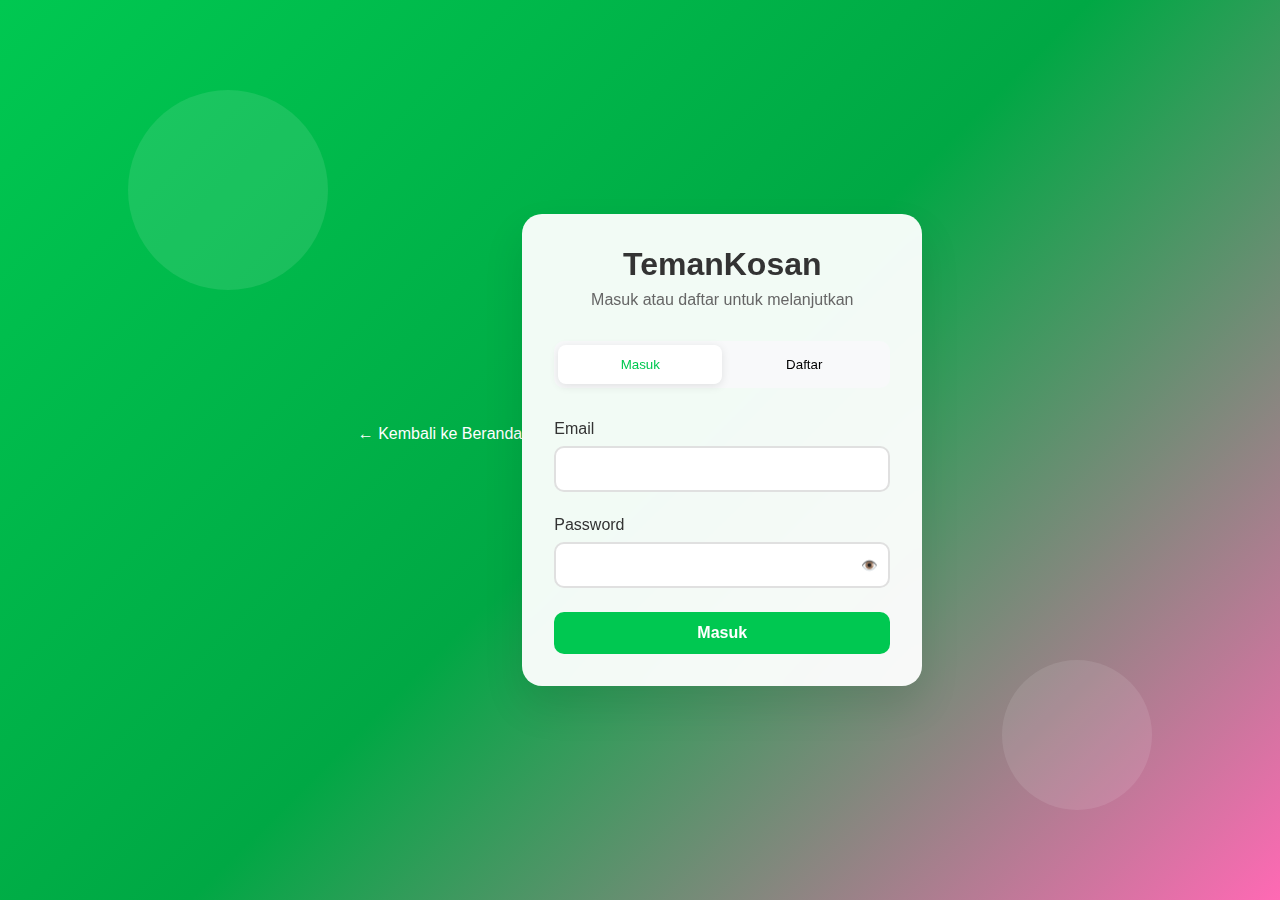
<file: account.html>
<!DOCTYPE html>
<html lang="id">
<head>
    <meta charset="UTF-8">
    <meta name="viewport" content="width=device-width, initial-scale=1.0">
    <title>Akun Saya - TemanKosan</title>
    <style>
        * {
            margin: 0;
            padding: 0;
            box-sizing: border-box;
        }

        body {
            font-family: 'Segoe UI', Tahoma, Geneva, Verdana, sans-serif;
            line-height: 1.6;
            color: #333;
            background: #f8f9fa;
        }

        /* Navigation */
        .navbar {
            background: white;
            box-shadow: 0 2px 10px rgba(0, 0, 0, 0.1);
            padding: 1rem 0;
            position: sticky;
            top: 0;
            z-index: 1000;
        }

        .nav-container {
            max-width: 1200px;
            margin: 0 auto;
            padding: 0 2rem;
            display: flex;
            justify-content: space-between;
            align-items: center;
        }

        .logo {
            font-size: 1.8rem;
            font-weight: bold;
            color: #00c851;
            text-decoration: none;
        }

        .nav-actions {
            display: flex;
            gap: 1rem;
        }

        .btn {
            padding: 0.5rem 1rem;
            border: none;
            border-radius: 8px;
            cursor: pointer;
            text-decoration: none;
            display: inline-block;
            transition: all 0.3s;
            font-weight: 500;
        }

        .btn-outline {
            background: white;
            color: #666;
            border: 1px solid #ddd;
        }

        .btn-outline:hover {
            background: #f8f9fa;
        }

        .btn-danger {
            background: #dc3545;
            color: white;
        }

        .btn-danger:hover {
            background: #c82333;
        }

        /* Main Content */
        .container {
            max-width: 1200px;
            margin: 0 auto;
            padding: 2rem;
        }

        .account-layout {
            display: grid;
            grid-template-columns: 300px 1fr;
            gap: 2rem;
        }

        /* Profile Sidebar */
        .profile-sidebar {
            background: white;
            border-radius: 15px;
            padding: 2rem;
            box-shadow: 0 10px 30px rgba(0, 0, 0, 0.1);
            height: fit-content;
            position: sticky;
            top: 100px;
        }

        .profile-avatar {
            width: 80px;
            height: 80px;
            border-radius: 50%;
            background: #00c851;
            display: flex;
            align-items: center;
            justify-content: center;
            color: white;
            font-size: 2rem;
            font-weight: bold;
            margin: 0 auto 1rem;
        }

        .profile-info {
            text-align: center;
            margin-bottom: 2rem;
        }

        .profile-name {
            font-size: 1.3rem;
            font-weight: bold;
            margin-bottom: 0.5rem;
        }

        .profile-email {
            color: #666;
            margin-bottom: 0.5rem;
        }

        .profile-role {
            display: inline-block;
            padding: 0.25rem 0.75rem;
            border-radius: 15px;
            font-size: 0.8rem;
            font-weight: 600;
            margin-bottom: 0.5rem;
        }

        .role-admin {
            background: #e3f2fd;
            color: #1976d2;
        }

        .role-member {
            background: #e8f5e8;
            color: #00c851;
        }

        .profile-join-date {
            color: #666;
            font-size: 0.9rem;
        }

        /* Main Content Area */
        .main-content {
            background: white;
            border-radius: 15px;
            box-shadow: 0 10px 30px rgba(0, 0, 0, 0.1);
        }

        /* Tabs */
        .tabs {
            display: flex;
            border-bottom: 1px solid #e0e0e0;
        }

        .tab {
            padding: 1rem 2rem;
            background: none;
            border: none;
            cursor: pointer;
            transition: all 0.3s;
            font-weight: 500;
            border-bottom: 3px solid transparent;
        }

        .tab.active {
            color: #00c851;
            border-bottom-color: #00c851;
        }

        .tab:hover {
            background: #f8f9fa;
        }

        /* Tab Content */
        .tab-content {
            padding: 2rem;
            display: none;
        }

        .tab-content.active {
            display: block;
        }

        .section-title {
            font-size: 1.3rem;
            font-weight: bold;
            margin-bottom: 1.5rem;
            display: flex;
            align-items: center;
            gap: 0.5rem;
        }

        /* Profile Tab */
        .profile-form {
            display: grid;
            grid-template-columns: 1fr 1fr;
            gap: 1.5rem;
        }

        .form-group {
            display: flex;
            flex-direction: column;
        }

        .form-group.full-width {
            grid-column: 1 / -1;
        }

        .form-group label {
            margin-bottom: 0.5rem;
            font-weight: 500;
            color: #333;
        }

        .form-group .value {
            padding: 0.75rem;
            background: #f8f9fa;
            border: 1px solid #e0e0e0;
            border-radius: 8px;
            color: #666;
        }

        .btn-edit {
            background: #00c851;
            color: white;
            padding: 0.75rem 1.5rem;
            border: none;
            border-radius: 8px;
            font-weight: 600;
            cursor: pointer;
            transition: background 0.3s;
            display: flex;
            align-items: center;
            gap: 0.5rem;
            width: fit-content;
        }

        .btn-edit:hover {
            background: #00a844;
        }

        /* Booking History */
        .booking-list {
            display: flex;
            flex-direction: column;
            gap: 1rem;
        }

        .booking-item {
            border: 1px solid #e0e0e0;
            border-radius: 10px;
            padding: 1.5rem;
            transition: box-shadow 0.3s;
        }

        .booking-item:hover {
            box-shadow: 0 5px 15px rgba(0, 0, 0, 0.1);
        }

        .booking-header {
            display: flex;
            justify-content: space-between;
            align-items: start;
            margin-bottom: 1rem;
        }

        .booking-title {
            font-weight: bold;
            margin-bottom: 0.25rem;
        }

        .booking-location {
            color: #666;
            font-size: 0.9rem;
        }

        .booking-status {
            padding: 0.25rem 0.75rem;
            border-radius: 15px;
            font-size: 0.8rem;
            font-weight: 600;
        }

        .status-active {
            background: #e8f5e8;
            color: #00c851;
        }

        .status-completed {
            background: #e3f2fd;
            color: #1976d2;
        }

        .status-pending {
            background: #fff3cd;
            color: #856404;
        }

        .booking-details {
            display: grid;
            grid-template-columns: repeat(auto-fit, minmax(150px, 1fr));
            gap: 1rem;
            margin-bottom: 1rem;
        }

        .booking-detail {
            display: flex;
            flex-direction: column;
        }

        .detail-label {
            color: #666;
            font-size: 0.8rem;
            margin-bottom: 0.25rem;
        }

        .detail-value {
            font-weight: 500;
        }

        .price-value {
            color: #00c851;
            font-weight: bold;
        }

        .booking-actions {
            display: flex;
            gap: 0.5rem;
        }

        .btn-small {
            padding: 0.5rem 1rem;
            border: 1px solid #ddd;
            background: white;
            border-radius: 6px;
            cursor: pointer;
            font-size: 0.9rem;
            transition: all 0.3s;
        }

        .btn-small:hover {
            background: #f8f9fa;
        }

        /* Favorites */
        .favorites-grid {
            display: grid;
            grid-template-columns: repeat(auto-fit, minmax(300px, 1fr));
            gap: 1.5rem;
        }

        .favorite-item {
            border: 1px solid #e0e0e0;
            border-radius: 10px;
            overflow: hidden;
            transition: box-shadow 0.3s;
        }

        .favorite-item:hover {
            box-shadow: 0 5px 15px rgba(0, 0, 0, 0.1);
        }

        .favorite-image {
            height: 150px;
            overflow: hidden;
            position: relative;
        }

        .favorite-image img {
            width: 100%;
            height: 100%;
            object-fit: cover;
        }

        .remove-favorite {
            position: absolute;
            top: 0.5rem;
            right: 0.5rem;
            background: rgba(255, 255, 255, 0.9);
            border: none;
            border-radius: 50%;
            width: 35px;
            height: 35px;
            cursor: pointer;
            transition: background 0.3s;
        }

        .remove-favorite:hover {
            background: white;
        }

        .favorite-content {
            padding: 1rem;
        }

        .favorite-title {
            font-weight: bold;
            margin-bottom: 0.5rem;
        }

        .favorite-location {
            color: #666;
            font-size: 0.9rem;
            margin-bottom: 0.5rem;
        }

        .favorite-footer {
            display: flex;
            justify-content: space-between;
            align-items: center;
        }

        .favorite-price {
            font-weight: bold;
            color: #00c851;
        }

        .favorite-rating {
            display: flex;
            align-items: center;
            gap: 0.25rem;
            font-size: 0.9rem;
        }

        .btn-view {
            background: #00c851;
            color: white;
            padding: 0.5rem 1rem;
            border: none;
            border-radius: 6px;
            cursor: pointer;
            font-size: 0.9rem;
            transition: background 0.3s;
        }

        .btn-view:hover {
            background: #00a844;
        }

        /* My Kos (Admin) */
        .my-kos-header {
            display: flex;
            justify-content: space-between;
            align-items: center;
            margin-bottom: 2rem;
        }

        .btn-add {
            background: #00c851;
            color: white;
            padding: 0.75rem 1.5rem;
            border: none;
            border-radius: 8px;
            text-decoration: none;
            font-weight: 600;
            transition: background 0.3s;
            display: flex;
            align-items: center;
            gap: 0.5rem;
        }

        .btn-add:hover {
            background: #00a844;
        }

        .kos-list {
            display: flex;
            flex-direction: column;
            gap: 1rem;
        }

        .kos-item {
            border: 1px solid #e0e0e0;
            border-radius: 10px;
            padding: 1.5rem;
            transition: box-shadow 0.3s;
        }

        .kos-item:hover {
            box-shadow: 0 5px 15px rgba(0, 0, 0, 0.1);
        }

        .kos-header {
            display: flex;
            justify-content: space-between;
            align-items: start;
            margin-bottom: 1rem;
        }

        .kos-actions {
            display: flex;
            gap: 0.5rem;
        }

        .btn-edit-kos {
            background: #17a2b8;
            color: white;
        }

        .btn-delete {
            background: #dc3545;
            color: white;
        }

        .btn-edit-kos:hover {
            background: #138496;
        }

        .btn-delete:hover {
            background: #c82333;
        }

        /* Empty State */
        .empty-state {
            text-align: center;
            padding: 3rem;
            color: #666;
        }

        .empty-state h3 {
            margin-bottom: 0.5rem;
        }

        /* Responsive */
        @media (max-width: 768px) {
            .account-layout {
                grid-template-columns: 1fr;
            }

            .profile-form {
                grid-template-columns: 1fr;
            }

            .booking-details {
                grid-template-columns: 1fr;
            }

            .favorites-grid {
                grid-template-columns: 1fr;
            }

            .tabs {
                overflow-x: auto;
            }

            .tab {
                white-space: nowrap;
            }
        }

        .hidden {
            display: none !important;
        }
    </style>
</head>
<body>
    <!-- Navigation -->
    <nav class="navbar">
        <div class="nav-container">
            <a href="index.html" class="logo">TemanKosan</a>
            <div class="nav-actions">
                <a href="index.html" class="btn btn-outline">Kembali ke Beranda</a>
                <button class="btn btn-danger" onclick="logout()">Logout</button>
            </div>
        </div>
    </nav>

    <!-- Main Content -->
    <div class="container">
        <div class="account-layout">
            <!-- Profile Sidebar -->
            <div class="profile-sidebar">
                <div class="profile-avatar" id="profileAvatar"></div>
                <div class="profile-info">
                    <div class="profile-name" id="profileName"></div>
                    <div class="profile-email" id="profileEmail"></div>
                    <div class="profile-role" id="profileRole"></div>
                    <div class="profile-join-date" id="profileJoinDate"></div>
                </div>
            </div>

            <!-- Main Content -->
            <div class="main-content">
                <!-- Tabs -->
                <div class="tabs">
                    <button class="tab active" onclick="switchTab('profile')">👤 Profil</button>
                    <button class="tab" onclick="switchTab('bookings')">📅 Booking</button>
                    <button class="tab" onclick="switchTab('favorites')">❤️ Favorit</button>
                    <button class="tab hidden" id="myKosTab" onclick="switchTab('my-kos')">🏠 Kos Saya</button>
                </div>

                <!-- Profile Tab -->
                <div class="tab-content active" id="profileContent">
                    <h2 class="section-title">👤 Informasi Profil</h2>
                    <div class="profile-form">
                        <div class="form-group">
                            <label>Nama Lengkap</label>
                            <div class="value" id="displayName"></div>
                        </div>
                        <div class="form-group">
                            <label>Email</label>
                            <div class="value" id="displayEmail"></div>
                        </div>
                        <div class="form-group">
                            <label>Role</label>
                            <div class="value" id="displayRole"></div>
                        </div>
                        <div class="form-group">
                            <label>Bergabung Sejak</label>
                            <div class="value" id="displayJoinDate"></div>
                        </div>
                    </div>
                    <button class="btn-edit" onclick="editProfile()">
                        ⚙️ Edit Profil
                    </button>
                </div>

                <!-- Bookings Tab -->
                <div class="tab-content" id="bookingsContent">
                    <h2 class="section-title">📅 Riwayat Booking</h2>
                    <div class="booking-list" id="bookingList">
                        <!-- Bookings will be populated by JavaScript -->
                    </div>
                </div>

                <!-- Favorites Tab -->
                <div class="tab-content" id="favoritesContent">
                    <h2 class="section-title">❤️ Kos Favorit</h2>
                    <div class="favorites-grid" id="favoritesList">
                        <!-- Favorites will be populated by JavaScript -->
                    </div>
                </div>

                <!-- My Kos Tab (Admin only) -->
                <div class="tab-content" id="myKosContent">
                    <div class="my-kos-header">
                        <h2 class="section-title">🏠 Kos yang Saya Kelola</h2>
                        <a href="add-kos.html" class="btn-add">➕ Tambah Kos</a>
                    </div>
                    <div class="kos-list" id="myKosList">
                        <!-- My kos will be populated by JavaScript -->
                    </div>
                </div>
            </div>
        </div>
    </div>

    <script>
        let currentUser = null;

        // Initialize page
        function initializePage() {
            currentUser = JSON.parse(localStorage.getItem('currentUser') || 'null');
            
            if (!currentUser) {
                alert('Silakan login terlebih dahulu!');
                window.location.href = 'login.html';
                return;
            }

            loadUserProfile();
            loadBookings();
            loadFavorites();
            
            if (currentUser.role === 'admin') {
                document.getElementById('myKosTab').classList.remove('hidden');
                loadMyKos();
            }
        }

        // Load user profile
        function loadUserProfile() {
            document.getElementById('profileAvatar').textContent = currentUser.name.charAt(0).toUpperCase();
            document.getElementById('profileName').textContent = currentUser.name;
            document.getElementById('profileEmail').textContent = currentUser.email;
            
            const roleElement = document.getElementById('profileRole');
            roleElement.textContent = currentUser.role === 'admin' ? 'Admin' : 'Member';
            roleElement.className = `profile-role role-${currentUser.role}`;
            
            document.getElementById('profileJoinDate').textContent = `Bergabung sejak ${currentUser.joinDate}`;

            // Display in form
            document.getElementById('displayName').textContent = currentUser.name;
            document.getElementById('displayEmail').textContent = currentUser.email;
            document.getElementById('displayRole').textContent = currentUser.role === 'admin' ? 'Admin' : 'Member';
            document.getElementById('displayJoinDate').textContent = currentUser.joinDate;
        }

        // Load bookings
        function loadBookings() {
            const bookings = JSON.parse(localStorage.getItem('bookings') || '[]');
            const userBookings = bookings.filter(booking => booking.email === currentUser.email);
            const bookingList = document.getElementById('bookingList');

            if (userBookings.length === 0) {
                bookingList.innerHTML = `
                    <div class="empty-state">
                        <h3>Belum ada booking</h3>
                        <p>Anda belum melakukan booking kos apapun</p>
                    </div>
                `;
                return;
            }

            bookingList.innerHTML = '';
            userBookings.forEach(booking => {
                const bookingItem = document.createElement('div');
                bookingItem.className = 'booking-item';
                
                const statusClass = `status-${booking.status}`;
                const statusText = {
                    'pending': 'Menunggu',
                    'active': 'Aktif',
                    'completed': 'Selesai'
                }[booking.status] || booking.status;

                bookingItem.innerHTML = `
                    <div class="booking-header">
                        <div>
                            <div class="booking-title">${booking.kosName}</div>
                            <div class="booking-location">📍 ${booking.kosName}</div>
                        </div>
                        <div class="booking-status ${statusClass}">${statusText}</div>
                    </div>
                    <div class="booking-details">
                        <div class="booking-detail">
                            <span class="detail-label">Check-in</span>
                            <span class="detail-value">${new Date(booking.checkInDate).toLocaleDateString('id-ID')}</span>
                        </div>
                        <div class="booking-detail">
                            <span class="detail-label">Durasi</span>
                            <span class="detail-value">${booking.duration} bulan</span>
                        </div>
                        <div class="booking-detail">
                            <span class="detail-label">Total</span>
                            <span class="detail-value price-value">Rp ${booking.totalAmount.toLocaleString('id-ID')}</span>
                        </div>
                        <div class="booking-detail">
                            <span class="detail-label">Metode Bayar</span>
                            <span class="detail-value">${booking.paymentMethod}</span>
                        </div>
                    </div>
                    <div class="booking-actions">
                        <button class="btn-small" onclick="viewBookingDetail(${booking.id})">Detail</button>
                        ${booking.status === 'pending' ? '<button class="btn-small" onclick="cancelBooking(' + booking.id + ')">Batalkan</button>' : ''}
                    </div>
                `;
                
                bookingList.appendChild(bookingItem);
            });
        }

        // Load favorites
        function loadFavorites() {
            const favorites = JSON.parse(localStorage.getItem('favorites') || '[]');
            const kosData = JSON.parse(localStorage.getItem('kosData') || '[]');
            const favoritesList = document.getElementById('favoritesList');

            if (favorites.length === 0) {
                favoritesList.innerHTML = `
                    <div class="empty-state">
                        <h3>Belum ada favorit</h3>
                        <p>Anda belum menambahkan kos favorit</p>
                    </div>
                `;
                return;
            }

            favoritesList.innerHTML = '';
            favorites.forEach(kosId => {
                const kos = kosData.find(k => k.id === kosId);
                if (!kos) return;

                const favoriteItem = document.createElement('div');
                favoriteItem.className = 'favorite-item';
                
                favoriteItem.innerHTML = `
                    <div class="favorite-image">
                        <img src="${kos.image}" alt="${kos.name}">
                        <button class="remove-favorite" onclick="removeFavorite(${kos.id})">❌</button>
                    </div>
                    <div class="favorite-content">
                        <div class="favorite-title">${kos.name}</div>
                        <div class="favorite-location">📍 ${kos.location}</div>
                        <div class="favorite-footer">
                            <div>
                                <div class="favorite-price">Rp ${kos.price.toLocaleString('id-ID')}/bulan</div>
                                <div class="favorite-rating">⭐ ${kos.rating}</div>
                            </div>
                            <button class="btn-view" onclick="window.location.href='kos-detail.html?id=${kos.id}'">
                                Lihat Detail
                            </button>
                        </div>
                    </div>
                `;
                
                favoritesList.appendChild(favoriteItem);
            });
        }

        // Load my kos (admin only)
        function loadMyKos() {
            // This would typically load kos owned by the current admin
            const myKosList = document.getElementById('myKosList');
            
            // Sample data for demo
            const myKos = [
                {
                    id: 1,
                    name: "Kos Anggrek Modern",
                    location: "Bandung, Jawa Barat",
                    price: 1000000,
                    status: "active",
                    bookings: 5
                },
                {
                    id: 2,
                    name: "Kos Dahlia Premium",
                    location: "Yogyakarta",
                    price: 1500000,
                    status: "pending",
                    bookings: 0
                }
            ];

            if (myKos.length === 0) {
                myKosList.innerHTML = `
                    <div class="empty-state">
                        <h3>Belum ada kos</h3>
                        <p>Anda belum menambahkan kos apapun</p>
                    </div>
                `;
                return;
            }

            myKosList.innerHTML = '';
            myKos.forEach(kos => {
                const kosItem = document.createElement('div');
                kosItem.className = 'kos-item';
                
                const statusClass = `status-${kos.status}`;
                const statusText = {
                    'active': 'Aktif',
                    'pending': 'Menunggu Persetujuan',
                    'inactive': 'Tidak Aktif'
                }[kos.status] || kos.status;

                kosItem.innerHTML = `
                    <div class="kos-header">
                        <div>
                            <div class="booking-title">${kos.name}</div>
                            <div class="booking-location">📍 ${kos.location}</div>
                        </div>
                        <div class="booking-status ${statusClass}">${statusText}</div>
                    </div>
                    <div class="booking-details">
                        <div class="booking-detail">
                            <span class="detail-label">Harga</span>
                            <span class="detail-value price-value">Rp ${kos.price.toLocaleString('id-ID')}</span>
                        </div>
                        <div class="booking-detail">
                            <span class="detail-label">Booking</span>
                            <span class="detail-value">${kos.bookings} orang</span>
                        </div>
                    </div>
                    <div class="kos-actions">
                        <button class="btn-small btn-edit-kos" onclick="editKos(${kos.id})">✏️ Edit</button>
                        <button class="btn-small btn-delete" onclick="deleteKos(${kos.id})">🗑️ Hapus</button>
                    </div>
                `;
                
                myKosList.appendChild(kosItem);
            });
        }

        // Switch tabs
        function switchTab(tabName) {
            // Remove active class from all tabs and contents
            document.querySelectorAll('.tab').forEach(tab => tab.classList.remove('active'));
            document.querySelectorAll('.tab-content').forEach(content => content.classList.remove('active'));
            
            // Add active class to selected tab and content
            event.target.classList.add('active');
            document.getElementById(tabName + 'Content').classList.add('active');
        }

        // Remove favorite
        function removeFavorite(kosId) {
            let favorites = JSON.parse(localStorage.getItem('favorites') || '[]');
            favorites = favorites.filter(id => id !== kosId);
            localStorage.setItem('favorites', JSON.stringify(favorites));
            loadFavorites();
        }

        // Edit profile
        function editProfile() {
            alert('Fitur edit profil akan segera hadir!');
        }

        // View booking detail
        function viewBookingDetail(bookingId) {
            alert(`Detail booking ID: ${bookingId}`);
        }

        // Cancel booking
        function cancelBooking(bookingId) {
            if (confirm('Apakah Anda yakin ingin membatalkan booking ini?')) {
                let bookings = JSON.parse(localStorage.getItem('bookings') || '[]');
                const bookingIndex = bookings.findIndex(b => b.id === bookingId);
                if (bookingIndex !== -1) {
                    bookings[bookingIndex].status = 'cancelled';
                    localStorage.setItem('bookings', JSON.stringify(bookings));
                    loadBookings();
                }
            }
        }

        // Edit kos
        function editKos(kosId) {
            window.location.href = `add-kos.html?edit=${kosId}`;
        }

        // Delete kos
        function deleteKos(kosId) {
            if (confirm('Apakah Anda yakin ingin menghapus kos ini?')) {
                alert(`Kos ID ${kosId} berhasil dihapus!`);
                loadMyKos();
            }
        }

        // Logout
        function logout() {
            if (confirm('Apakah Anda yakin ingin logout?')) {
                localStorage.removeItem('currentUser');
                window.location.href = 'login.html';
            }
        }

        // Initialize page when DOM is loaded
        document.addEventListener('DOMContentLoaded', initializePage);
    </script>
</body>
</html>
</file>
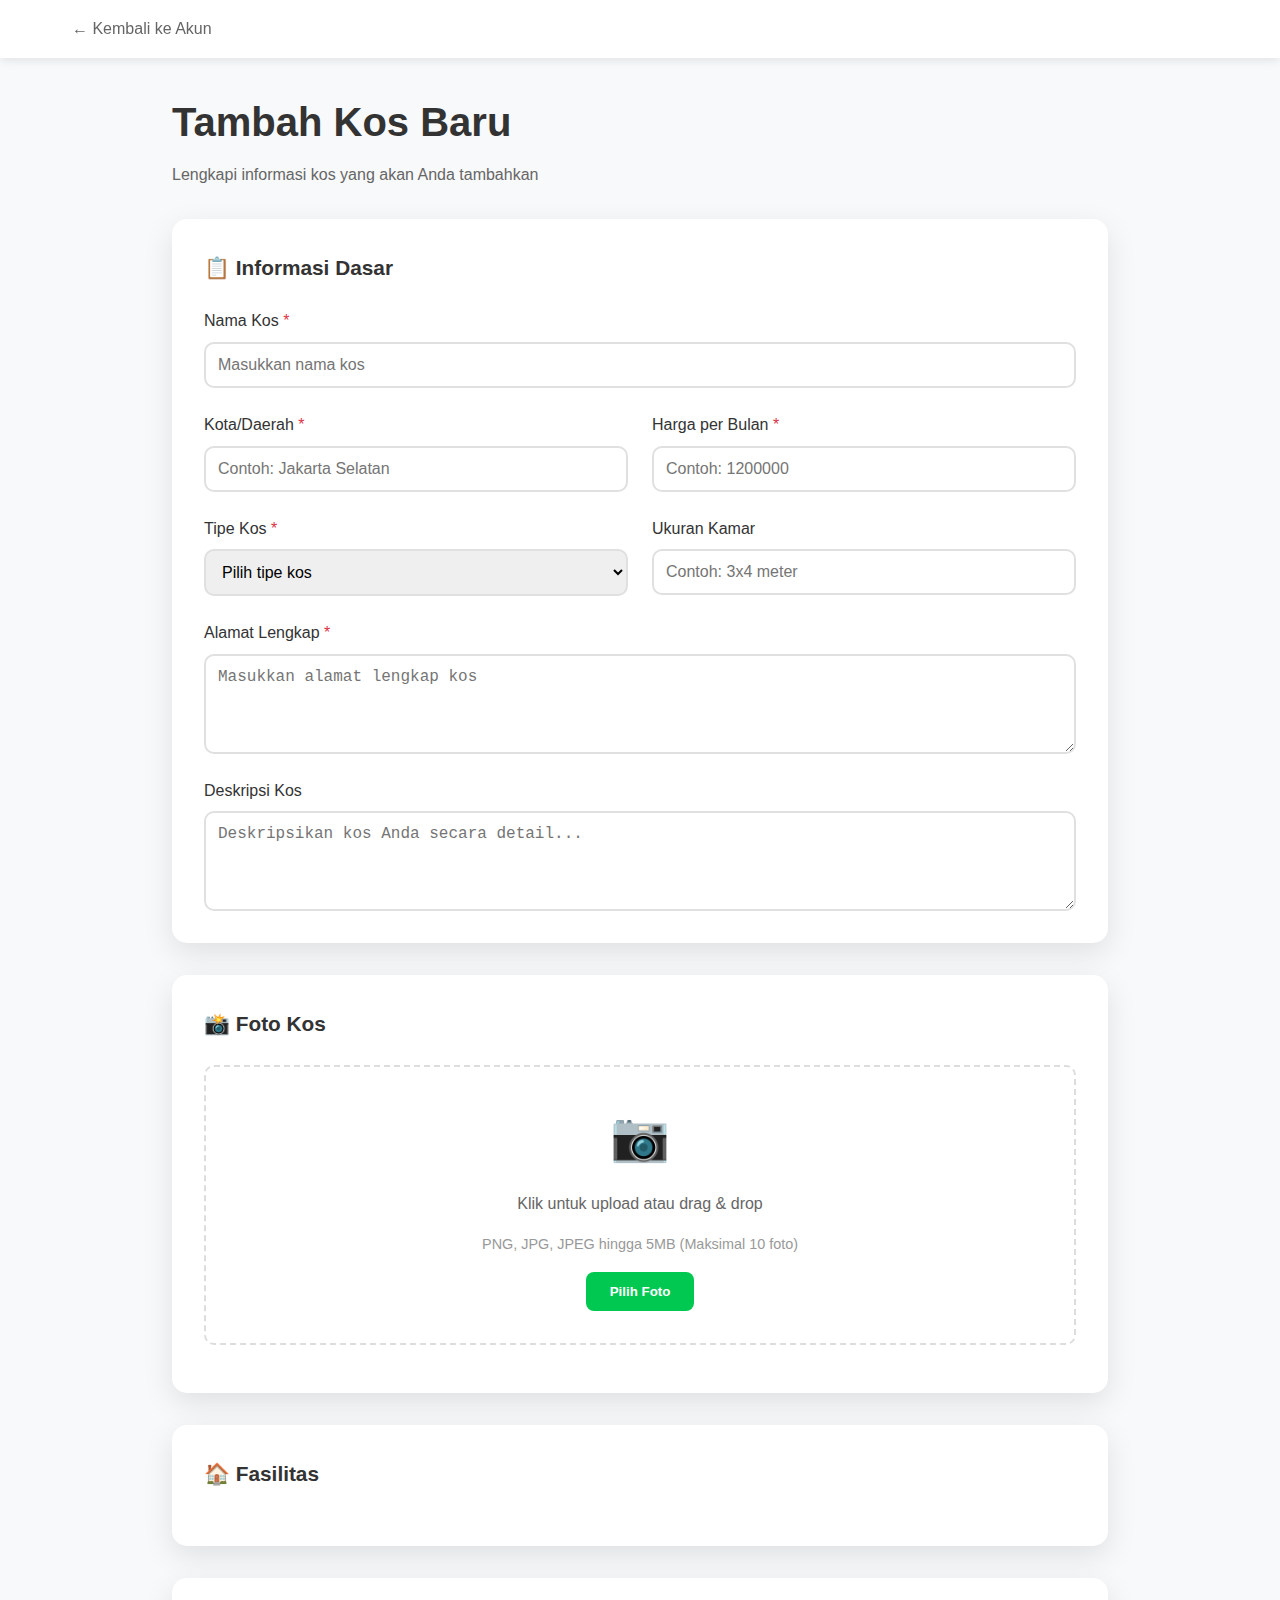
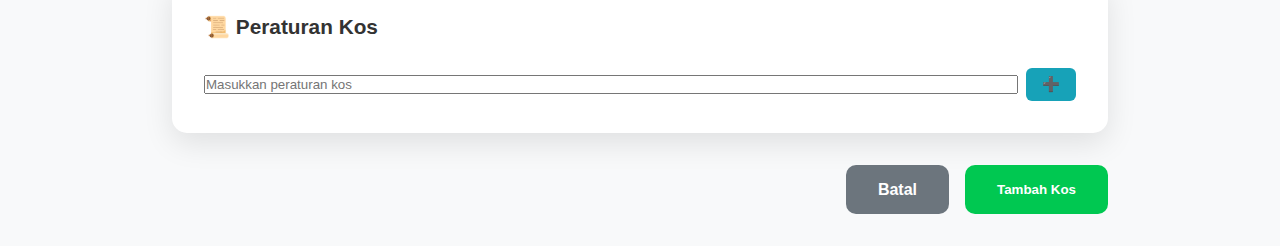
<file: add-kos.html>
<!DOCTYPE html>
<html lang="id">
<head>
    <meta charset="UTF-8">
    <meta name="viewport" content="width=device-width, initial-scale=1.0">
    <title>Tambah Kos - TemanKosan</title>
    <style>
        * {
            margin: 0;
            padding: 0;
            box-sizing: border-box;
        }

        body {
            font-family: 'Segoe UI', Tahoma, Geneva, Verdana, sans-serif;
            line-height: 1.6;
            color: #333;
            background: #f8f9fa;
        }

        /* Navigation */
        .navbar {
            background: white;
            box-shadow: 0 2px 10px rgba(0, 0, 0, 0.1);
            padding: 1rem 0;
            position: sticky;
            top: 0;
            z-index: 1000;
        }

        .nav-container {
            max-width: 1200px;
            margin: 0 auto;
            padding: 0 2rem;
            display: flex;
            align-items: center;
        }

        .back-link {
            display: inline-flex;
            align-items: center;
            color: #666;
            text-decoration: none;
            transition: color 0.3s;
        }

        .back-link:hover {
            color: #00c851;
        }

        /* Main Content */
        .container {
            max-width: 1000px;
            margin: 0 auto;
            padding: 2rem;
        }

        .page-header {
            margin-bottom: 2rem;
        }

        .page-title {
            font-size: 2.5rem;
            font-weight: bold;
            color: #333;
            margin-bottom: 0.5rem;
        }

        .page-subtitle {
            color: #666;
        }

        /* Form Sections */
        .form-section {
            background: white;
            border-radius: 15px;
            padding: 2rem;
            margin-bottom: 2rem;
            box-shadow: 0 10px 30px rgba(0, 0, 0, 0.1);
        }

        .section-title {
            font-size: 1.3rem;
            font-weight: bold;
            margin-bottom: 1.5rem;
            color: #333;
        }

        .form-grid {
            display: grid;
            grid-template-columns: 1fr 1fr;
            gap: 1.5rem;
        }

        .form-group {
            display: flex;
            flex-direction: column;
        }

        .form-group.full-width {
            grid-column: 1 / -1;
        }

        .form-group label {
            margin-bottom: 0.5rem;
            font-weight: 500;
            color: #333;
        }

        .required {
            color: #dc3545;
        }

        .form-group input,
        .form-group select,
        .form-group textarea {
            padding: 0.75rem;
            border: 2px solid #e0e0e0;
            border-radius: 10px;
            font-size: 1rem;
            transition: border-color 0.3s;
        }

        .form-group input:focus,
        .form-group select:focus,
        .form-group textarea:focus {
            outline: none;
            border-color: #00c851;
        }

        .form-group textarea {
            resize: vertical;
            min-height: 100px;
        }

        /* Image Upload */
        .image-upload {
            border: 2px dashed #ddd;
            border-radius: 10px;
            padding: 2rem;
            text-align: center;
            transition: border-color 0.3s;
            cursor: pointer;
        }

        .image-upload:hover {
            border-color: #00c851;
        }

        .image-upload.dragover {
            border-color: #00c851;
            background: #f0f8f0;
        }

        .upload-icon {
            font-size: 3rem;
            color: #ccc;
            margin-bottom: 1rem;
        }

        .upload-text {
            color: #666;
            margin-bottom: 1rem;
        }

        .upload-subtext {
            color: #999;
            font-size: 0.9rem;
        }

        .file-input {
            display: none;
        }

        .btn-upload {
            background: #00c851;
            color: white;
            padding: 0.75rem 1.5rem;
            border: none;
            border-radius: 8px;
            cursor: pointer;
            font-weight: 600;
            margin-top: 1rem;
            transition: background 0.3s;
        }

        .btn-upload:hover {
            background: #00a844;
        }

        /* Image Preview */
        .image-preview {
            display: grid;
            grid-template-columns: repeat(auto-fit, minmax(150px, 1fr));
            gap: 1rem;
            margin-top: 1rem;
        }

        .preview-item {
            position: relative;
            border-radius: 8px;
            overflow: hidden;
        }

        .preview-item img {
            width: 100%;
            height: 120px;
            object-fit: cover;
        }

        .remove-image {
            position: absolute;
            top: 0.5rem;
            right: 0.5rem;
            background: rgba(220, 53, 69, 0.9);
            color: white;
            border: none;
            border-radius: 50%;
            width: 25px;
            height: 25px;
            cursor: pointer;
            font-size: 0.8rem;
        }

        /* Facilities */
        .facilities-grid {
            display: grid;
            grid-template-columns: repeat(auto-fit, minmax(200px, 1fr));
            gap: 1rem;
        }

        .facility-item {
            display: flex;
            align-items: center;
            gap: 0.5rem;
        }

        .facility-item input[type="checkbox"] {
            width: 18px;
            height: 18px;
            accent-color: #00c851;
        }

        .facility-item label {
            cursor: pointer;
            margin: 0;
        }

        /* Rules */
        .rules-container {
            display: flex;
            flex-direction: column;
            gap: 1rem;
        }

        .rule-item {
            display: flex;
            gap: 0.5rem;
            align-items: center;
        }

        .rule-item input {
            flex: 1;
        }

        .btn-add-rule {
            background: #17a2b8;
            color: white;
            padding: 0.5rem 1rem;
            border: none;
            border-radius: 6px;
            cursor: pointer;
            font-size: 0.9rem;
            transition: background 0.3s;
        }

        .btn-add-rule:hover {
            background: #138496;
        }

        .btn-remove-rule {
            background: #dc3545;
            color: white;
            padding: 0.5rem;
            border: none;
            border-radius: 6px;
            cursor: pointer;
            font-size: 0.9rem;
            transition: background 0.3s;
        }

        .btn-remove-rule:hover {
            background: #c82333;
        }

        /* Form Actions */
        .form-actions {
            display: flex;
            justify-content: flex-end;
            gap: 1rem;
            margin-top: 2rem;
        }

        .btn {
            padding: 0.75rem 2rem;
            border: none;
            border-radius: 10px;
            font-weight: 600;
            cursor: pointer;
            text-decoration: none;
            display: inline-block;
            transition: all 0.3s;
        }

        .btn-cancel {
            background: #6c757d;
            color: white;
        }

        .btn-cancel:hover {
            background: #5a6268;
        }

        .btn-submit {
            background: #00c851;
            color: white;
        }

        .btn-submit:hover {
            background: #00a844;
        }

        /* Responsive */
        @media (max-width: 768px) {
            .form-grid {
                grid-template-columns: 1fr;
            }

            .facilities-grid {
                grid-template-columns: 1fr;
            }

            .form-actions {
                flex-direction: column;
            }
        }
    </style>
</head>
<body>
    <!-- Navigation -->
    <nav class="navbar">
        <div class="nav-container">
            <a href="account.html" class="back-link">← Kembali ke Akun</a>
        </div>
    </nav>

    <!-- Main Content -->
    <div class="container">
        <div class="page-header">
            <h1 class="page-title">Tambah Kos Baru</h1>
            <p class="page-subtitle">Lengkapi informasi kos yang akan Anda tambahkan</p>
        </div>

        <form id="addKosForm">
            <!-- Basic Information -->
            <div class="form-section">
                <h2 class="section-title">📋 Informasi Dasar</h2>
                <div class="form-grid">
                    <div class="form-group full-width">
                        <label for="kosName">Nama Kos <span class="required">*</span></label>
                        <input type="text" id="kosName" required placeholder="Masukkan nama kos">
                    </div>
                    <div class="form-group">
                        <label for="kosLocation">Kota/Daerah <span class="required">*</span></label>
                        <input type="text" id="kosLocation" required placeholder="Contoh: Jakarta Selatan">
                    </div>
                    <div class="form-group">
                        <label for="kosPrice">Harga per Bulan <span class="required">*</span></label>
                        <input type="number" id="kosPrice" required placeholder="Contoh: 1200000">
                    </div>
                    <div class="form-group">
                        <label for="kosType">Tipe Kos <span class="required">*</span></label>
                        <select id="kosType" required>
                            <option value="">Pilih tipe kos</option>
                            <option value="putra">Putra</option>
                            <option value="putri">Putri</option>
                            <option value="putra-putri">Putra/Putri</option>
                        </select>
                    </div>
                    <div class="form-group">
                        <label for="roomSize">Ukuran Kamar</label>
                        <input type="text" id="roomSize" placeholder="Contoh: 3x4 meter">
                    </div>
                    <div class="form-group full-width">
                        <label for="kosAddress">Alamat Lengkap <span class="required">*</span></label>
                        <textarea id="kosAddress" required placeholder="Masukkan alamat lengkap kos"></textarea>
                    </div>
                    <div class="form-group full-width">
                        <label for="kosDescription">Deskripsi Kos</label>
                        <textarea id="kosDescription" placeholder="Deskripsikan kos Anda secara detail..."></textarea>
                    </div>
                </div>
            </div>

            <!-- Images -->
            <div class="form-section">
                <h2 class="section-title">📸 Foto Kos</h2>
                <div class="image-upload" onclick="document.getElementById('imageInput').click()">
                    <div class="upload-icon">📷</div>
                    <div class="upload-text">Klik untuk upload atau drag & drop</div>
                    <div class="upload-subtext">PNG, JPG, JPEG hingga 5MB (Maksimal 10 foto)</div>
                    <button type="button" class="btn-upload">Pilih Foto</button>
                </div>
                <input type="file" id="imageInput" class="file-input" multiple accept="image/*">
                <div class="image-preview" id="imagePreview"></div>
            </div>

            <!-- Facilities -->
            <div class="form-section">
                <h2 class="section-title">🏠 Fasilitas</h2>
                <div class="facilities-grid" id="facilitiesGrid">
                    <!-- Facilities will be populated by JavaScript -->
                </div>
            </div>

            <!-- Rules -->
            <div class="form-section">
                <h2 class="section-title">📜 Peraturan Kos</h2>
                <div class="rules-container" id="rulesContainer">
                    <div class="rule-item">
                        <input type="text" placeholder="Masukkan peraturan kos" class="rule-input">
                        <button type="button" class="btn-add-rule" onclick="addRule()">➕</button>
                    </div>
                </div>
            </div>

            <!-- Form Actions -->
            <div class="form-actions">
                <a href="account.html" class="btn btn-cancel">Batal</a>
                <button type="submit" class="btn btn-submit">Tambah Kos</button>
            </div>
        </form>
    </div>

    <script>
        // Facility options
        const facilityOptions = [
            "WiFi Gratis", "AC", "Kamar Mandi Dalam", "Kamar Mandi Luar",
            "Dapur Bersama", "Dapur Pribadi", "Parkir Motor", "Parkir Mobil",
            "Laundry", "Security 24 Jam", "CCTV", "Lemari Pakaian",
            "Kasur", "Meja Belajar", "Kursi"
        ];

        let selectedImages = [];
        let selectedFacilities = [];
        let rules = [""];

        // Initialize page
        function initializePage() {
            const currentUser = JSON.parse(localStorage.getItem('currentUser') || 'null');
            
            if (!currentUser) {
                alert('Silakan login terlebih dahulu!');
                window.location.href = 'login.html';
                return;
            }

            loadFacilities();
            setupImageUpload();
        }

        // Load facilities
        function loadFacilities() {
            const facilitiesGrid = document.getElementById('facilitiesGrid');
            facilitiesGrid.innerHTML = '';

            facilityOptions.forEach(facility => {
                const facilityItem = document.createElement('div');
                facilityItem.className = 'facility-item';
                facilityItem.innerHTML = `
                    <input type="checkbox" id="facility-${facility}" value="${facility}" onchange="toggleFacility('${facility}')">
</file>
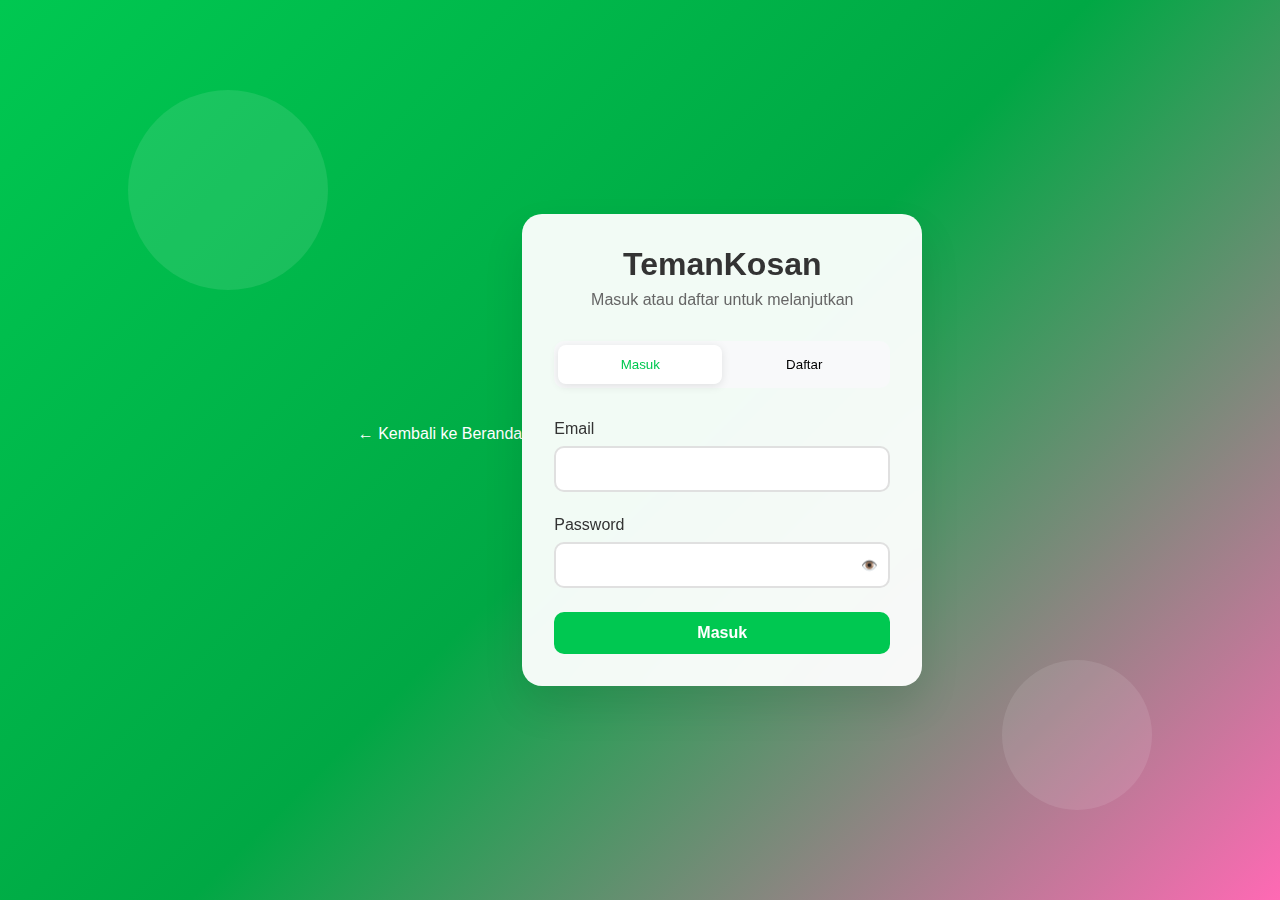
<file: login.html>
<!DOCTYPE html>
<html lang="id">
<head>
    <meta charset="UTF-8">
    <meta name="viewport" content="width=device-width, initial-scale=1.0">
    <title>Login - TemanKosan</title>
    <style>
        * {
            margin: 0;
            padding: 0;
            box-sizing: border-box;
        }

        body {
            font-family: 'Segoe UI', Tahoma, Geneva, Verdana, sans-serif;
            background: linear-gradient(135deg, #00c851 0%, #00a844 50%, #ff69b4 100%);
            min-height: 100vh;
            display: flex;
            align-items: center;
            justify-content: center;
            position: relative;
            overflow: hidden;
        }

        body::before {
            content: '';
            position: absolute;
            top: 10%;
            left: 10%;
            width: 200px;
            height: 200px;
            background: rgba(255, 255, 255, 0.1);
            border-radius: 50%;
        }

        body::after {
            content: '';
            position: absolute;
            bottom: 10%;
            right: 10%;
            width: 150px;
            height: 150px;
            background: rgba(255, 255, 255, 0.1);
            border-radius: 50%;
        }

        .login-container {
            background: rgba(255, 255, 255, 0.95);
            backdrop-filter: blur(10px);
            padding: 2rem;
            border-radius: 20px;
            box-shadow: 0 20px 40px rgba(0, 0, 0, 0.1);
            width: 100%;
            max-width: 400px;
            position: relative;
            z-index: 2;
        }

        .back-link {
            display: inline-flex;
            align-items: center;
            color: white;
            text-decoration: none;
            margin-bottom: 2rem;
            transition: color 0.3s;
        }

        .back-link:hover {
            color: #ff69b4;
        }

        .login-header {
            text-align: center;
            margin-bottom: 2rem;
        }

        .login-header h1 {
            font-size: 2rem;
            color: #333;
            margin-bottom: 0.5rem;
        }

        .login-header p {
            color: #666;
        }

        .tabs {
            display: flex;
            margin-bottom: 2rem;
            background: #f8f9fa;
            border-radius: 10px;
            padding: 0.25rem;
        }

        .tab {
            flex: 1;
            padding: 0.75rem;
            text-align: center;
            background: transparent;
            border: none;
            border-radius: 8px;
            cursor: pointer;
            transition: all 0.3s;
            font-weight: 500;
        }

        .tab.active {
            background: white;
            color: #00c851;
            box-shadow: 0 2px 10px rgba(0, 0, 0, 0.1);
        }

        .form-container {
            position: relative;
        }

        .form {
            display: none;
        }

        .form.active {
            display: block;
        }

        .form-group {
            margin-bottom: 1.5rem;
        }

        .form-group label {
            display: block;
            margin-bottom: 0.5rem;
            font-weight: 500;
            color: #333;
        }

        .form-group input,
        .form-group select {
            width: 100%;
            padding: 0.75rem;
            border: 2px solid #e0e0e0;
            border-radius: 10px;
            font-size: 1rem;
            transition: border-color 0.3s;
        }

        .form-group input:focus,
        .form-group select:focus {
            outline: none;
            border-color: #00c851;
        }

        .password-container {
            position: relative;
        }

        .password-toggle {
            position: absolute;
            right: 0.75rem;
            top: 50%;
            transform: translateY(-50%);
            background: none;
            border: none;
            cursor: pointer;
            color: #666;
        }

        .btn {
            width: 100%;
            padding: 0.75rem;
            border: none;
            border-radius: 10px;
            font-size: 1rem;
            font-weight: 600;
            cursor: pointer;
            transition: all 0.3s;
        }

        .btn-login {
            background: #00c851;
            color: white;
        }

        .btn-login:hover {
            background: #00a844;
        }

        .btn-register {
            background: #ff69b4;
            color: white;
        }

        .btn-register:hover {
            background: #ff1493;
        }

        .error-message {
            color: #dc3545;
            font-size: 0.875rem;
            margin-top: 0.5rem;
            display: none;
        }

        .success-message {
            color: #28a745;
            font-size: 0.875rem;
            margin-top: 0.5rem;
            display: none;
        }

        @media (max-width: 480px) {
            .login-container {
                margin: 1rem;
                padding: 1.5rem;
            }
        }
    </style>
</head>
<body>
    <a href="index.html" class="back-link">← Kembali ke Beranda</a>
    
    <div class="login-container">
        <div class="login-header">
            <h1>TemanKosan</h1>
            <p>Masuk atau daftar untuk melanjutkan</p>
        </div>

        <div class="tabs">
            <button class="tab active" onclick="switchTab('login')">Masuk</button>
            <button class="tab" onclick="switchTab('register')">Daftar</button>
        </div>

        <div class="form-container">
            <!-- Login Form -->
            <form class="form active" id="loginForm">
                <div class="form-group">
                    <label for="loginEmail">Email</label>
                    <input type="email" id="loginEmail" required>
                </div>
                <div class="form-group">
                    <label for="loginPassword">Password</label>
                    <div class="password-container">
                        <input type="password" id="loginPassword" required>
                        <button type="button" class="password-toggle" onclick="togglePassword('loginPassword')">👁️</button>
                    </div>
                </div>
                <button type="submit" class="btn btn-login">Masuk</button>
                <div class="error-message" id="loginError"></div>
                <div class="success-message" id="loginSuccess"></div>
            </form>

            <!-- Register Form -->
            <form class="form" id="registerForm">
                <div class="form-group">
                    <label for="registerName">Nama Lengkap</label>
                    <input type="text" id="registerName" required>
                </div>
                <div class="form-group">
                    <label for="registerEmail">Email</label>
                    <input type="email" id="registerEmail" required>
                </div>
                <div class="form-group">
                    <label for="registerPassword">Password</label>
                    <div class="password-container">
                        <input type="password" id="registerPassword" required>
                        <button type="button" class="password-toggle" onclick="togglePassword('registerPassword')">👁️</button>
                    </div>
                </div>
                <div class="form-group">
                    <label for="confirmPassword">Konfirmasi Password</label>
                    <div class="password-container">
                        <input type="password" id="confirmPassword" required>
                        <button type="button" class="password-toggle" onclick="togglePassword('confirmPassword')">👁️</button>
                    </div>
                </div>
                <div class="form-group">
                    <label for="userRole">Daftar sebagai</label>
                    <select id="userRole" required>
                        <option value="member">Member</option>
                        <option value="admin">Admin</option>
                    </select>
                </div>
                <button type="submit" class="btn btn-register">Daftar</button>
                <div class="error-message" id="registerError"></div>
                <div class="success-message" id="registerSuccess"></div>
            </form>
        </div>
    </div>

    <script>
        // Switch between login and register tabs
        function switchTab(tab) {
            const tabs = document.querySelectorAll('.tab');
            const forms = document.querySelectorAll('.form');
            
            tabs.forEach(t => t.classList.remove('active'));
            forms.forEach(f => f.classList.remove('active'));
            
            document.querySelector(`[onclick="switchTab('${tab}')"]`).classList.add('active');
            document.getElementById(tab + 'Form').classList.add('active');
        }

        // Toggle password visibility
        function togglePassword(inputId) {
            const input = document.getElementById(inputId);
            const button = input.nextElementSibling;
            
            if (input.type === 'password') {
                input.type = 'text';
                button.textContent = '🙈';
            } else {
                input.type = 'password';
                button.textContent = '👁️';
            }
        }

        // Show message
        function showMessage(elementId, message, isError = false) {
            const element = document.getElementById(elementId);
            element.textContent = message;
            element.style.display = 'block';
            
            setTimeout(() => {
                element.style.display = 'none';
            }, 3000);
        }

        // Handle login
        document.getElementById('loginForm').addEventListener('submit', function(e) {
            e.preventDefault();
            
            const email = document.getElementById('loginEmail').value;
            const password = document.getElementById('loginPassword').value;
            
            // Get users from localStorage
            const users = JSON.parse(localStorage.getItem('users') || '[]');
            const user = users.find(u => u.email === email && u.password === password);
            
            if (user) {
                // Store current user
                localStorage.setItem('currentUser', JSON.stringify(user));
                showMessage('loginSuccess', 'Login berhasil! Mengalihkan...');
                
                setTimeout(() => {
                    window.location.href = 'index.html';
                }, 1500);
            } else {
                showMessage('loginError', 'Email atau password salah!', true);
            }
        });

        // Handle register
        document.getElementById('registerForm').addEventListener('submit', function(e) {
            e.preventDefault();
            
            const name = document.getElementById('registerName').value;
            const email = document.getElementById('registerEmail').value;
            const password = document.getElementById('registerPassword').value;
            const confirmPassword = document.getElementById('confirmPassword').value;
            const role = document.getElementById('userRole').value;
            
            // Validation
            if (password !== confirmPassword) {
                showMessage('registerError', 'Password tidak cocok!', true);
                return;
            }
            
            if (password.length < 6) {
                showMessage('registerError', 'Password minimal 6 karakter!', true);
                return;
            }
            
            // Check if email already exists
            const users = JSON.parse(localStorage.getItem('users') || '[]');
            if (users.find(u => u.email === email)) {
                showMessage('registerError', 'Email sudah terdaftar!', true);
                return;
            }
            
            // Add new user
            const newUser = {
                id: Date.now(),
                name,
                email,
                password,
                role,
                joinDate: new Date().toLocaleDateString('id-ID')
            };
            
            users.push(newUser);
            localStorage.setItem('users', JSON.stringify(users));
            
            showMessage('registerSuccess', 'Registrasi berhasil! Silakan login.');
            
            // Switch to login tab after 2 seconds
            setTimeout(() => {
                switchTab('login');
                document.getElementById('loginEmail').value = email;
            }, 2000);
        });

        // Initialize with demo users
        document.addEventListener('DOMContentLoaded', function() {
            const existingUsers = localStorage.getItem('users');
            if (!existingUsers) {
                const demoUsers = [
                    {
                        id: 1,
                        name: 'Admin Demo',
                        email: 'admin@temankosan.com',
                        password: 'admin123',
                        role: 'admin',
                        joinDate: '1 Januari 2024'
                    },
                    {
                        id: 2,
                        name: 'Member Demo',
                        email: 'member@temankosan.com',
                        password: 'member123',
                        role: 'member',
                        joinDate: '15 Januari 2024'
                    }
                ];
                localStorage.setItem('users', JSON.stringify(demoUsers));
            }
        });
    </script>
</body>
</html>
</file>
